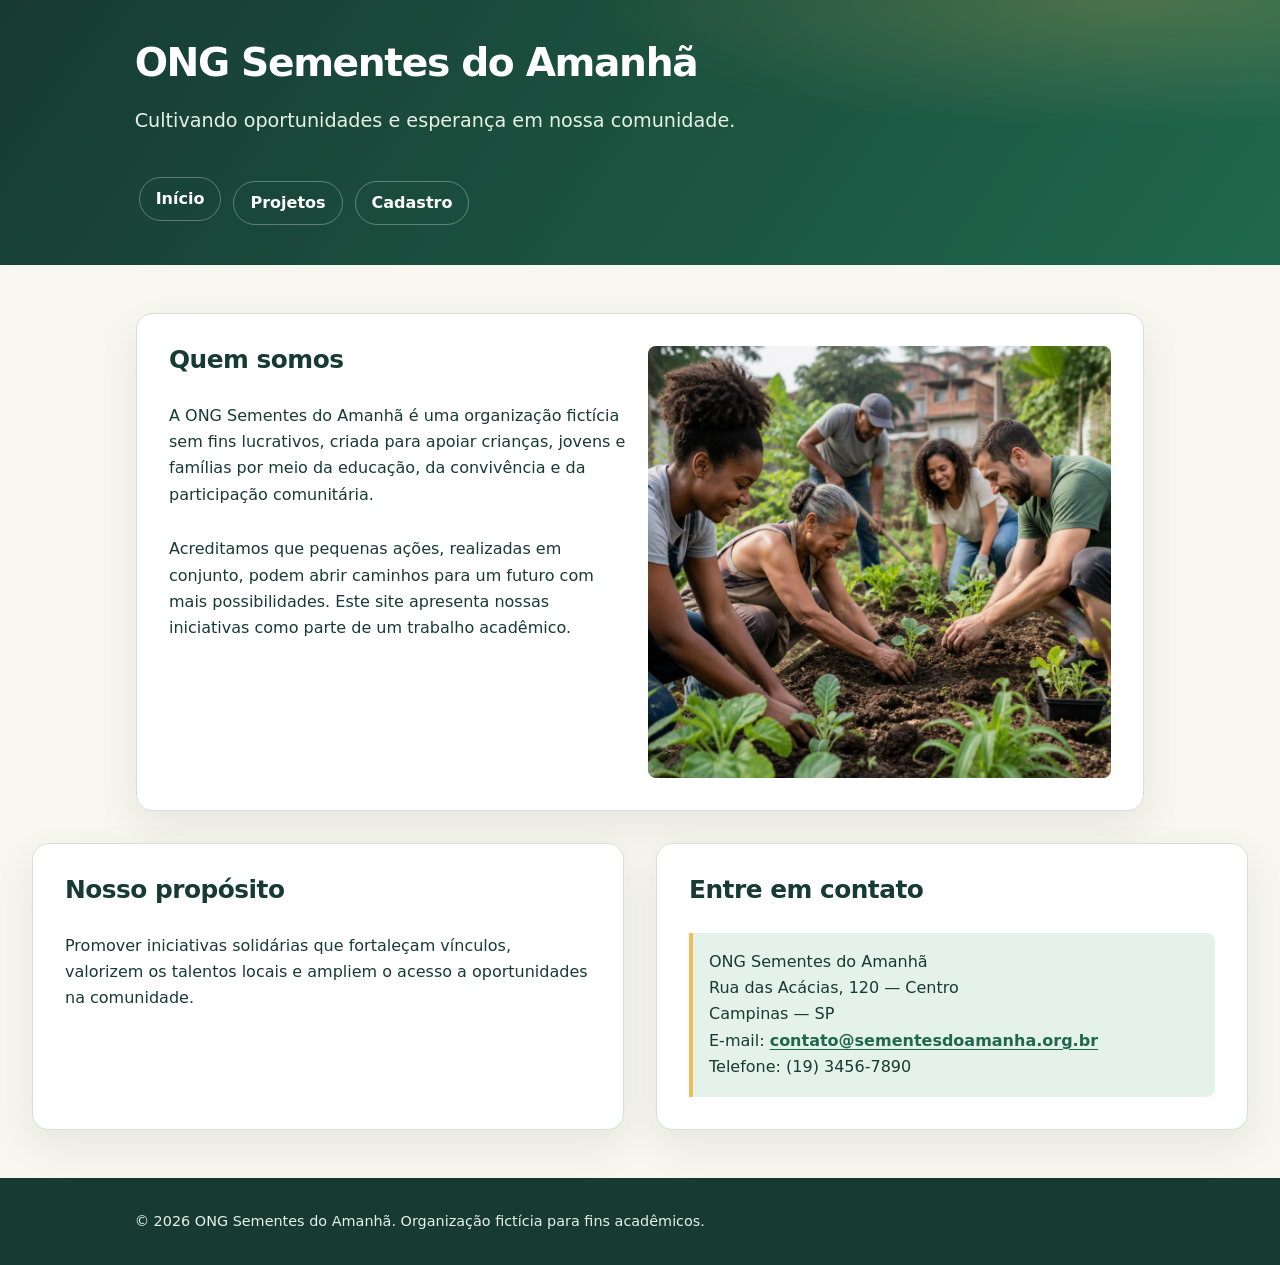
<file: html/index.html>
<!DOCTYPE html>
<html lang="pt-BR">
<head>
  <meta charset="UTF-8">
  <meta name="viewport" content="width=device-width, initial-scale=1.0">
  <base href="/html/">
  <link rel="icon" href="../imagens/ong.jpg" type="image/jpeg">
  <link rel="stylesheet" href="../css/style.css">
  <title>ONG Sementes do Amanhã | Início</title>
</head>
<body>
  <header>
    <h1>ONG Sementes do Amanhã</h1>
    <p>Cultivando oportunidades e esperança em nossa comunidade.</p>
    <button class="menu-toggle" type="button" aria-label="Abrir menu principal" aria-expanded="false" aria-controls="main-navigation">
      <span aria-hidden="true"></span>
      <span aria-hidden="true"></span>
      <span aria-hidden="true"></span>
    </button>
    <nav id="main-navigation" class="primary-navigation" aria-label="Navegação principal">
      <ul id="main-navigation-list">
        <li><a href="index.html">Início</a></li>
        <li class="has-submenu">
          <a href="projetos.html">Projetos</a>
          <button class="submenu-toggle" type="button" aria-label="Abrir submenu de Projetos" aria-expanded="false" aria-controls="projects-submenu">
            <span class="submenu-chevron" aria-hidden="true"></span>
          </button>
          <ul class="submenu" id="projects-submenu">
            <li><a href="projetos.html#projetos-sociais">Projetos sociais</a></li>
            <li><a href="projetos.html#campanhas">Campanhas</a></li>
            <li><a href="projetos.html#voluntariado">Voluntariado</a></li>
          </ul>
        </li>
        <li><a href="cadastro.html">Cadastro</a></li>
      </ul>
    </nav>
  </header>

  <main id="app" tabindex="-1">
    <section>
      <h2>Quem somos</h2>
      <p>A ONG Sementes do Amanhã é uma organização fictícia sem fins lucrativos, criada para apoiar crianças, jovens e famílias por meio da educação, da convivência e da participação comunitária.</p>
      <p>Acreditamos que pequenas ações, realizadas em conjunto, podem abrir caminhos para um futuro com mais possibilidades. Este site apresenta nossas iniciativas como parte de um trabalho acadêmico.</p>
      <img src="../imagens/ong.jpg" alt="Voluntários da ONG Sementes do Amanhã reunidos em uma ação comunitária">
    </section>

    <section>
      <h2>Nosso propósito</h2>
      <p>Promover iniciativas solidárias que fortaleçam vínculos, valorizem os talentos locais e ampliem o acesso a oportunidades na comunidade.</p>
    </section>

    <section>
      <h2>Entre em contato</h2>
      <address>
        ONG Sementes do Amanhã<br>
        Rua das Acácias, 120 — Centro<br>
        Campinas — SP<br>
        E-mail: <a href="mailto:contato@sementesdoamanha.org.br">contato@sementesdoamanha.org.br</a><br>
        Telefone: (19) 3456-7890
      </address>
    </section>
  </main>

  <footer>
    <p>&copy; 2026 ONG Sementes do Amanhã. Organização fictícia para fins acadêmicos.</p>
  </footer>
  <script type="module" src="../js/app.js"></script>
</body>
</html>
</file>
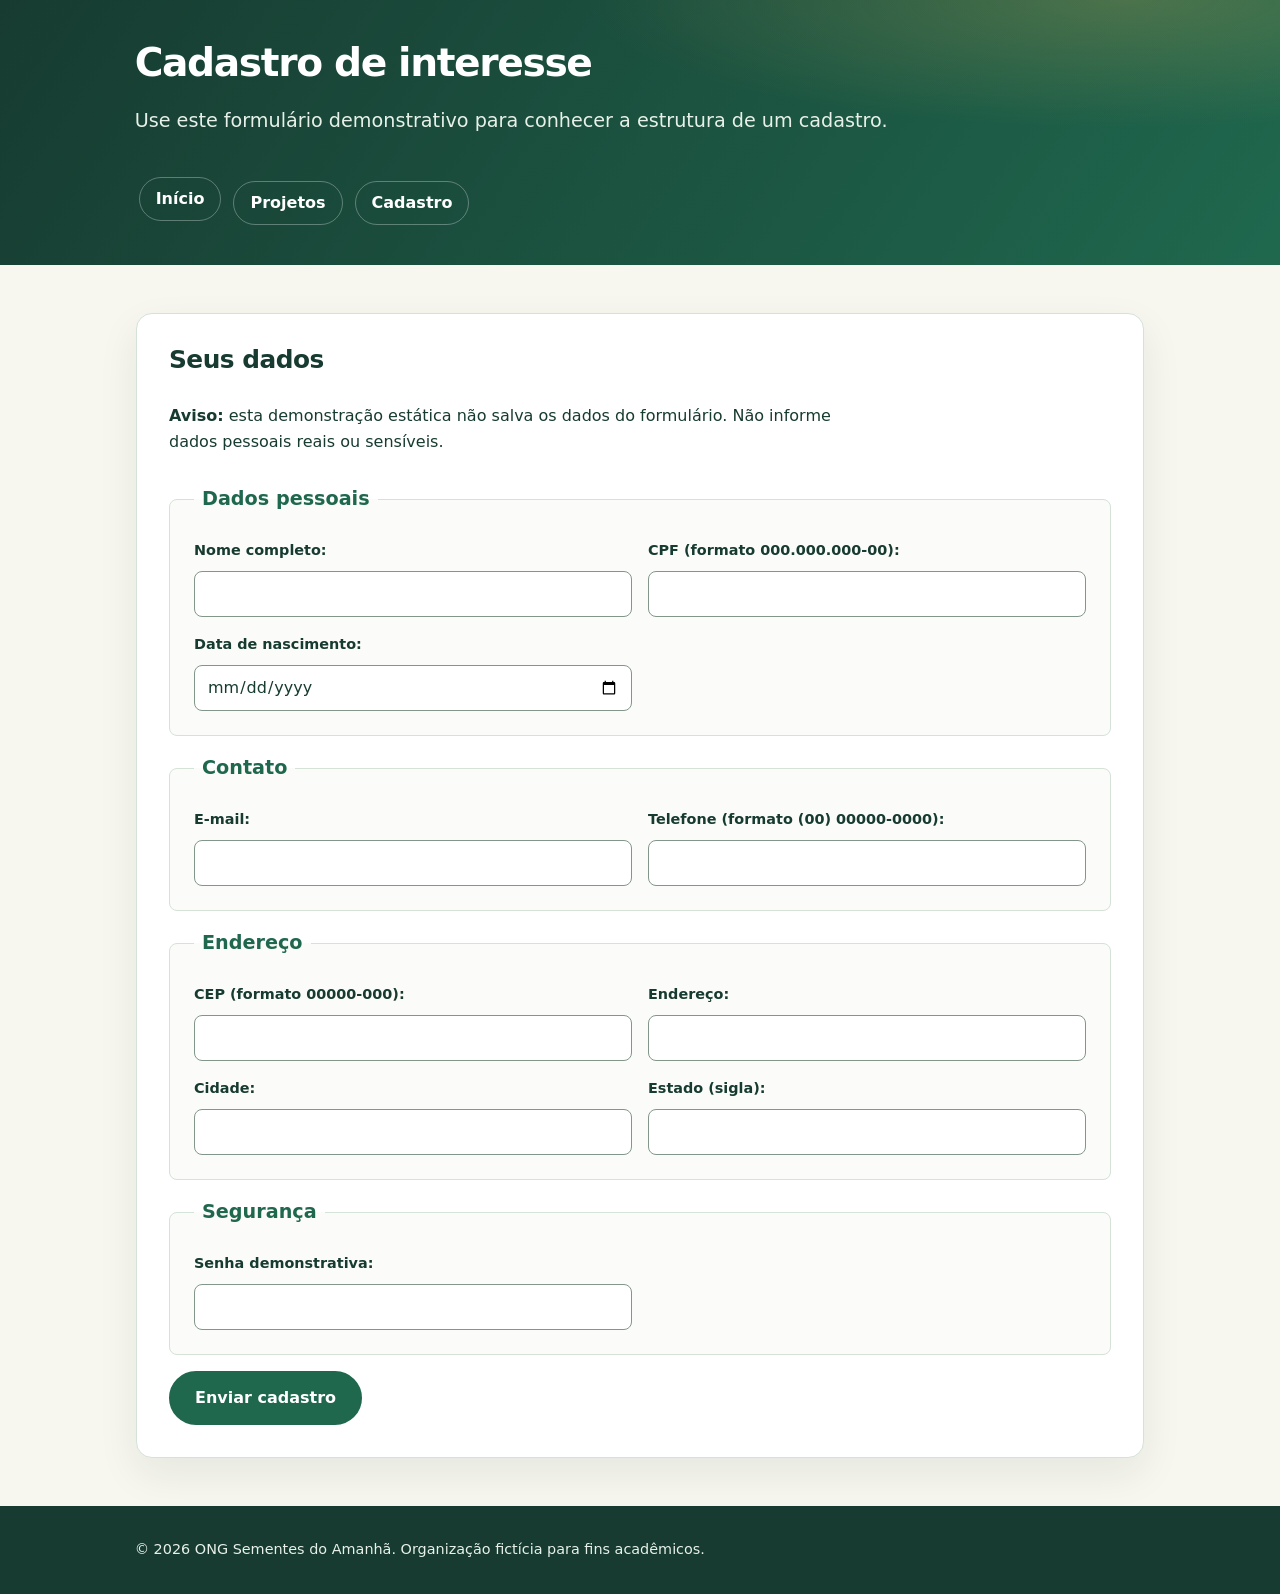
<file: html/cadastro.html>
<!DOCTYPE html>
<html lang="pt-BR">
<head>
  <meta charset="UTF-8">
  <meta name="viewport" content="width=device-width, initial-scale=1.0">
  <base href="/html/">
  <link rel="icon" href="../imagens/ong.jpg" type="image/jpeg">
  <link rel="stylesheet" href="../css/style.css">
  <title>Cadastro de interesse | ONG Sementes do Amanhã</title>
</head>
<body>
  <header>
    <h1>Cadastro de interesse</h1>
    <p>Use este formulário demonstrativo para conhecer a estrutura de um cadastro.</p>
    <button class="menu-toggle" type="button" aria-label="Abrir menu principal" aria-expanded="false" aria-controls="main-navigation">
      <span aria-hidden="true"></span>
      <span aria-hidden="true"></span>
      <span aria-hidden="true"></span>
    </button>
    <nav id="main-navigation" class="primary-navigation" aria-label="Navegação principal">
      <ul id="main-navigation-list">
        <li><a href="index.html">Início</a></li>
        <li class="has-submenu">
          <a href="projetos.html">Projetos</a>
          <button class="submenu-toggle" type="button" aria-label="Abrir submenu de Projetos" aria-expanded="false" aria-controls="projects-submenu">
            <span class="submenu-chevron" aria-hidden="true"></span>
          </button>
          <ul class="submenu" id="projects-submenu">
            <li><a href="projetos.html#projetos-sociais">Projetos sociais</a></li>
            <li><a href="projetos.html#campanhas">Campanhas</a></li>
            <li><a href="projetos.html#voluntariado">Voluntariado</a></li>
          </ul>
        </li>
        <li><a href="cadastro.html">Cadastro</a></li>
      </ul>
    </nav>
  </header>

  <main id="app" tabindex="-1">
    <section>
      <h2>Seus dados</h2>
      <p><strong>Aviso:</strong> esta demonstração estática não salva os dados do formulário. Não informe dados pessoais reais ou sensíveis.</p>

      <form action="#" method="post">
        <fieldset>
          <legend>Dados pessoais</legend>

          <p>
            <label for="nome">Nome completo:</label>
            <input type="text" id="nome" name="nome" autocomplete="name" required>
          </p>
          <p>
            <label for="cpf">CPF (formato 000.000.000-00):</label>
            <input type="text" id="cpf" name="cpf" pattern="[0-9]{3}\.[0-9]{3}\.[0-9]{3}-[0-9]{2}" title="Digite o CPF no formato 000.000.000-00" required>
          </p>
          <p>
            <label for="nascimento">Data de nascimento:</label>
            <input type="date" id="nascimento" name="nascimento" required>
          </p>
        </fieldset>

        <fieldset>
          <legend>Contato</legend>

          <p>
            <label for="email">E-mail:</label>
            <input type="email" id="email" name="email" autocomplete="email" required>
          </p>
          <p>
            <label for="telefone">Telefone (formato (00) 00000-0000):</label>
            <input type="tel" id="telefone" name="telefone" pattern="\([0-9]{2}\) [0-9]{5}-[0-9]{4}" title="Digite o telefone no formato (00) 00000-0000" autocomplete="tel" required>
          </p>
        </fieldset>

        <fieldset>
          <legend>Endereço</legend>

          <p>
            <label for="cep">CEP (formato 00000-000):</label>
            <input type="text" id="cep" name="cep" pattern="[0-9]{5}-[0-9]{3}" title="Digite o CEP no formato 00000-000" autocomplete="postal-code" required>
          </p>
          <p>
            <label for="endereco">Endereço:</label>
            <input type="text" id="endereco" name="endereco" autocomplete="street-address" required>
          </p>
          <p>
            <label for="cidade">Cidade:</label>
            <input type="text" id="cidade" name="cidade" autocomplete="address-level2" required>
          </p>
          <p>
            <label for="estado">Estado (sigla):</label>
            <input type="text" id="estado" name="estado" maxlength="2" autocomplete="address-level1" required>
          </p>
        </fieldset>

        <fieldset>
          <legend>Segurança</legend>

          <p>
            <label for="senha">Senha demonstrativa:</label>
            <input type="password" id="senha" name="senha" autocomplete="new-password" required>
          </p>
        </fieldset>

        <p id="form-feedback" class="form-feedback" role="status" aria-live="polite"></p>
        <button type="submit">Enviar cadastro</button>
      </form>
    </section>
  </main>

  <footer>
    <p>&copy; 2026 ONG Sementes do Amanhã. Organização fictícia para fins acadêmicos.</p>
  </footer>
  <script type="module" src="../js/app.js"></script>
</body>
</html>
</file>
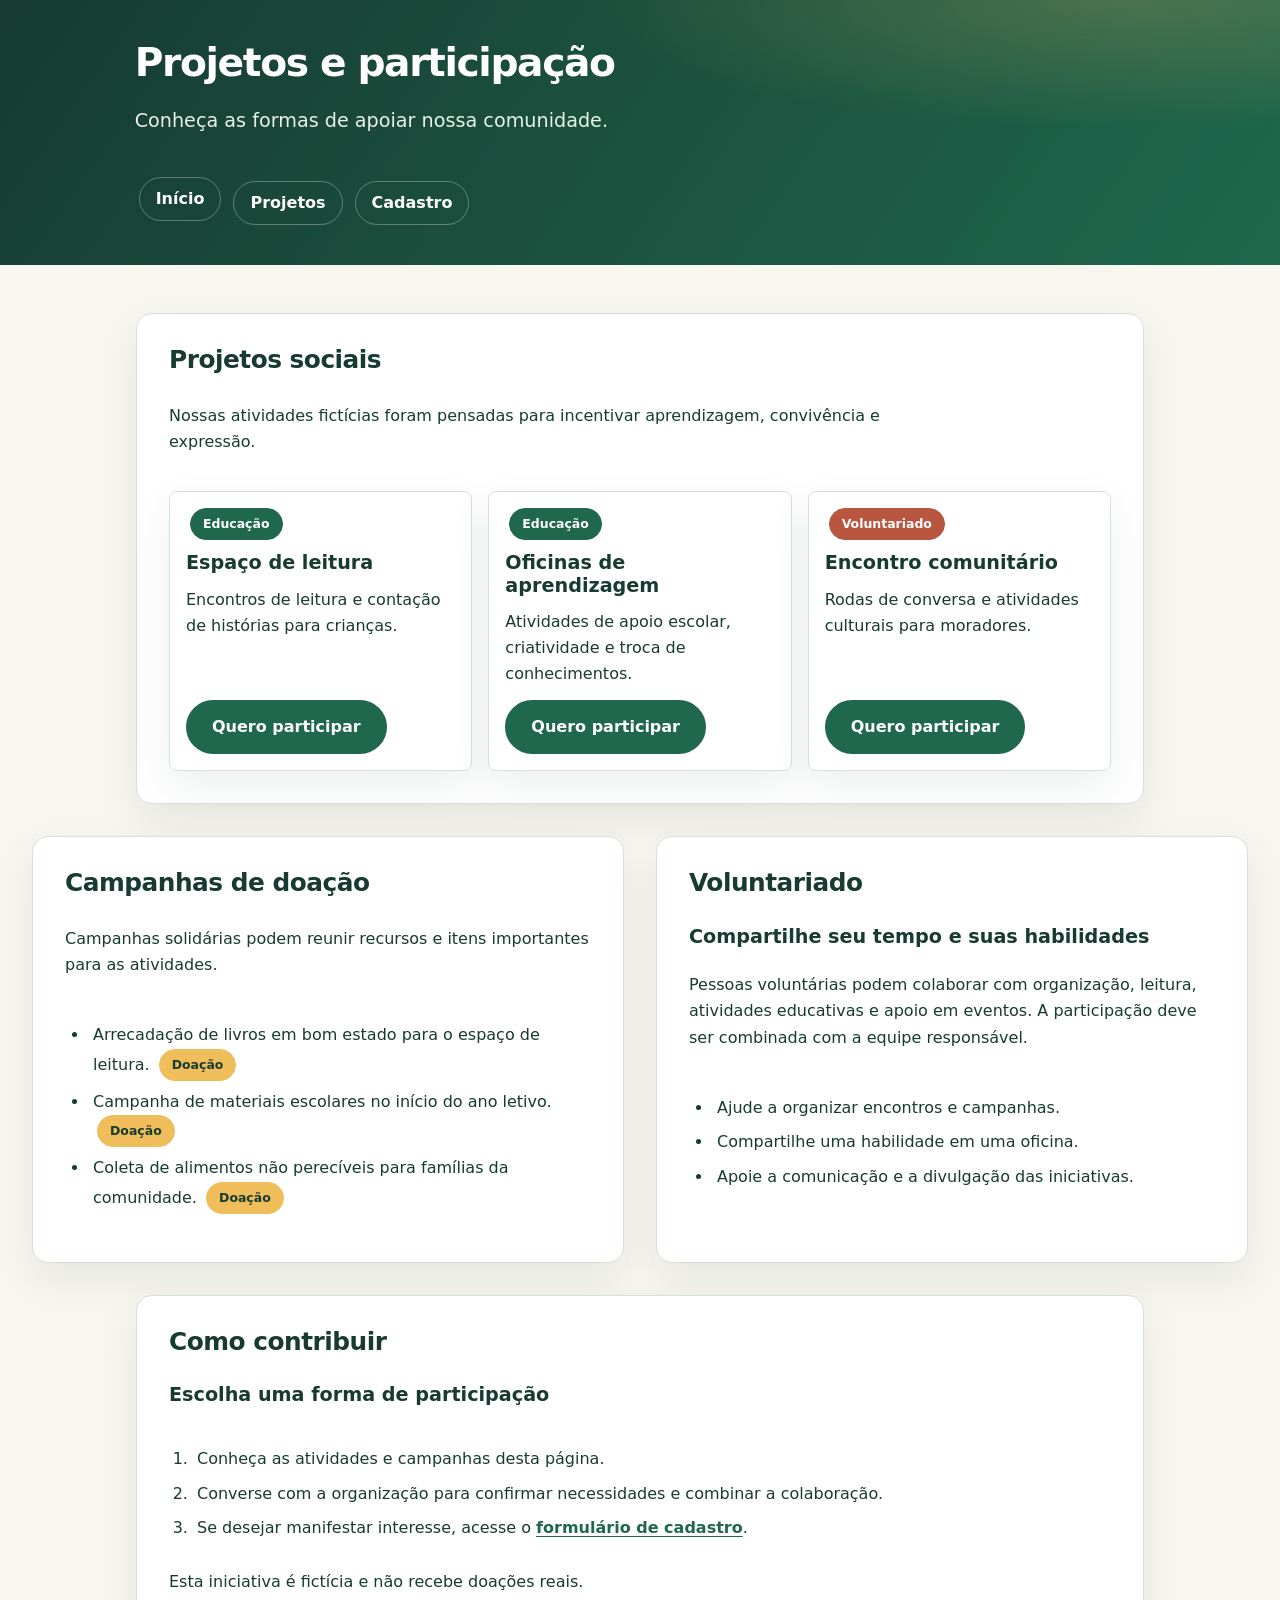
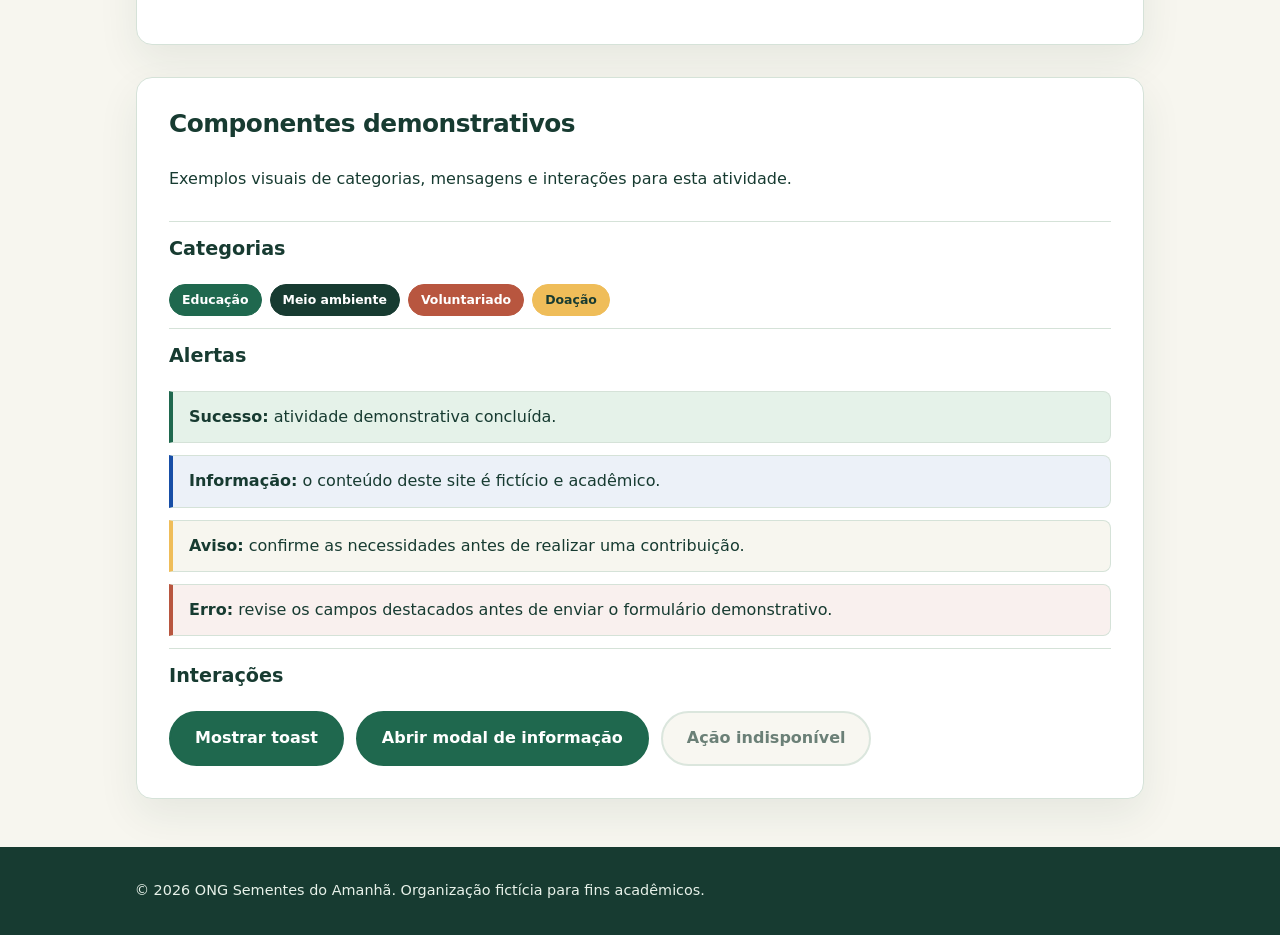
<file: html/projetos.html>
<!DOCTYPE html>
<html lang="pt-BR">
<head>
  <meta charset="UTF-8">
  <meta name="viewport" content="width=device-width, initial-scale=1.0">
  <base href="/html/">
  <link rel="icon" href="../imagens/ong.jpg" type="image/jpeg">
  <link rel="stylesheet" href="../css/style.css">
  <title>Projetos e participação | ONG Sementes do Amanhã</title>
</head>
<body>
  <header>
    <h1>Projetos e participação</h1>
    <p>Conheça as formas de apoiar nossa comunidade.</p>
    <button class="menu-toggle" type="button" aria-label="Abrir menu principal" aria-expanded="false" aria-controls="main-navigation">
      <span aria-hidden="true"></span>
      <span aria-hidden="true"></span>
      <span aria-hidden="true"></span>
    </button>
    <nav id="main-navigation" class="primary-navigation" aria-label="Navegação principal">
      <ul id="main-navigation-list">
        <li><a href="index.html">Início</a></li>
        <li class="has-submenu">
          <a href="projetos.html">Projetos</a>
          <button class="submenu-toggle" type="button" aria-label="Abrir submenu de Projetos" aria-expanded="false" aria-controls="projects-submenu">
            <span class="submenu-chevron" aria-hidden="true"></span>
          </button>
          <ul class="submenu" id="projects-submenu">
            <li><a href="projetos.html#projetos-sociais">Projetos sociais</a></li>
            <li><a href="projetos.html#campanhas">Campanhas</a></li>
            <li><a href="projetos.html#voluntariado">Voluntariado</a></li>
          </ul>
        </li>
        <li><a href="cadastro.html">Cadastro</a></li>
      </ul>
    </nav>
  </header>

  <main id="app" tabindex="-1">
    <section id="projetos-sociais">
      <h2>Projetos sociais</h2>
      <p>Nossas atividades fictícias foram pensadas para incentivar aprendizagem, convivência e expressão.</p>
      <div id="projects-container" class="project-grid" aria-label="Projetos sociais" aria-live="polite"></div>
    </section>

    <section id="campanhas">
      <h2>Campanhas de doação</h2>
      <p>Campanhas solidárias podem reunir recursos e itens importantes para as atividades.</p>
      <ul>
        <li>Arrecadação de livros em bom estado para o espaço de leitura. <span class="badge badge--donation">Doação</span></li>
        <li>Campanha de materiais escolares no início do ano letivo. <span class="badge badge--donation">Doação</span></li>
        <li>Coleta de alimentos não perecíveis para famílias da comunidade. <span class="badge badge--donation">Doação</span></li>
      </ul>
    </section>

    <section id="voluntariado">
      <h2>Voluntariado</h2>
      <h3>Compartilhe seu tempo e suas habilidades</h3>
      <p>Pessoas voluntárias podem colaborar com organização, leitura, atividades educativas e apoio em eventos. A participação deve ser combinada com a equipe responsável.</p>
      <ul>
        <li>Ajude a organizar encontros e campanhas.</li>
        <li>Compartilhe uma habilidade em uma oficina.</li>
        <li>Apoie a comunicação e a divulgação das iniciativas.</li>
      </ul>
    </section>

    <section>
      <h2>Como contribuir</h2>
      <h3>Escolha uma forma de participação</h3>
      <ol>
        <li>Conheça as atividades e campanhas desta página.</li>
        <li>Converse com a organização para confirmar necessidades e combinar a colaboração.</li>
        <li>Se desejar manifestar interesse, acesse o <a href="cadastro.html">formulário de cadastro</a>.</li>
      </ol>
      <p>Esta iniciativa é fictícia e não recebe doações reais.</p>
    </section>

    <section class="component-showcase" aria-labelledby="component-showcase-title">
      <h2 id="component-showcase-title">Componentes demonstrativos</h2>
      <p>Exemplos visuais de categorias, mensagens e interações para esta atividade.</p>

      <div class="showcase-block">
        <h3>Categorias</h3>
        <ul class="badge-list" aria-label="Categorias de atuação">
          <li><span class="badge badge--education">Educação</span></li>
          <li><span class="badge badge--environment">Meio ambiente</span></li>
          <li><span class="badge badge--volunteer">Voluntariado</span></li>
          <li><span class="badge badge--donation">Doação</span></li>
        </ul>
      </div>

      <div class="showcase-block">
        <h3>Alertas</h3>
        <div class="alert-stack">
          <div class="alert alert-success">
            <strong>Sucesso:</strong> atividade demonstrativa concluída.
          </div>
          <div class="alert alert-info">
            <strong>Informação:</strong> o conteúdo deste site é fictício e acadêmico.
          </div>
          <div class="alert alert-warning">
            <strong>Aviso:</strong> confirme as necessidades antes de realizar uma contribuição.
          </div>
          <div class="alert alert-error">
            <strong>Erro:</strong> revise os campos destacados antes de enviar o formulário demonstrativo.
          </div>
        </div>
      </div>

      <div class="showcase-block">
        <h3>Interações</h3>
        <div class="showcase-actions">
          <button id="show-toast" type="button">Mostrar toast</button>
          <button id="open-info-modal" type="button">Abrir modal de informação</button>
          <button type="button" disabled>Ação indisponível</button>
        </div>
      </div>
    </section>

    <div id="demo-toast" class="toast" role="status" aria-live="polite" aria-atomic="true" hidden>
      <span>Esta é uma notificação demonstrativa.</span>
      <button id="close-toast" class="toast-close" type="button" aria-label="Fechar notificação">Fechar</button>
    </div>
    <dialog id="info-modal" class="info-modal" aria-labelledby="info-modal-title" aria-modal="true">
      <div class="info-modal__header">
        <h3 id="info-modal-title">Sobre esta demonstração</h3>
        <button class="icon-button close-info-modal" type="button" aria-label="Fechar janela de informação">×</button>
      </div>
      <p>A ONG Sementes do Amanhã e as iniciativas apresentadas são fictícias e fazem parte de um trabalho acadêmico.</p>
      <button class="close-info-modal" type="button">Entendi</button>
    </dialog>
  </main>

  <footer>
    <p>&copy; 2026 ONG Sementes do Amanhã. Organização fictícia para fins acadêmicos.</p>
  </footer>
  <script type="module" src="../js/app.js"></script>
</body>
</html>
</file>
<file: css/style.css>
/* Variáveis: cores, tipografia e escala modular de espaçamento */
:root {
  color-scheme: light;

  --color-ink: #173b31;
  --color-forest: #1f684e;
  --color-leaf: #438a62;
  --color-mint: #e5f2e9;
  --color-cream: #f7f6ef;
  --color-paper: #ffffff;
  --color-sun: #efbd59;
  --color-clay: #b8563f;
  --color-muted: #526b60;
  --color-line: #d5e2d8;
  --color-focus: #174ea6;

  --font-xs: 0.78rem;
  --font-sm: 0.9rem;
  --font-base: 1rem;
  --font-lg: 1.2rem;
  --font-xl: 1.55rem;
  --font-2xl: 2.45rem;

  --space-1: 0.25rem;
  --space-2: 0.5rem;
  --space-3: 0.75rem;
  --space-4: 1rem;
  --space-6: 1.5rem;
  --space-8: 2rem;
  --space-10: 2.5rem;
  --space-12: 3rem;
  --space-16: 4rem;

  --radius-sm: 0.5rem;
  --radius-md: 1rem;
  --radius-lg: 1.5rem;
  --shadow-card: 0 1rem 2.5rem rgb(23 59 49 / 8%);
  --content-width: 76rem;
}

/* Reset/base */
*,
*::before,
*::after {
  box-sizing: border-box;
}

html {
  scroll-behavior: smooth;
}

body {
  min-width: 20rem;
  margin: 0;
  background: var(--color-cream);
  color: var(--color-ink);
  font-family: system-ui, -apple-system, BlinkMacSystemFont, "Segoe UI", sans-serif;
  font-size: var(--font-base);
  line-height: 1.65;
}

img {
  display: block;
  max-width: 100%;
  height: auto;
}

a {
  color: var(--color-forest);
  font-weight: 650;
  text-decoration-thickness: 0.08em;
  text-underline-offset: 0.18em;
  transition: color 160ms ease, background-color 160ms ease;
}

a:hover {
  color: var(--color-clay);
}

a:focus-visible,
button:focus-visible,
input:focus-visible {
  outline: 3px solid var(--color-focus);
  outline-offset: 3px;
}

/* Tipografia */
h1,
h2,
h3,
p {
  margin-top: 0;
}

h1,
h2,
h3 {
  color: var(--color-ink);
  line-height: 1.15;
}

h1 {
  margin-bottom: var(--space-2);
  color: var(--color-paper);
  font-size: var(--font-2xl);
  letter-spacing: -0.035em;
}

h2 {
  margin-bottom: var(--space-4);
  font-size: var(--font-xl);
  letter-spacing: -0.02em;
}

h3 {
  margin-bottom: var(--space-3);
  font-size: var(--font-lg);
}

p {
  max-width: 70ch;
  margin-bottom: var(--space-4);
}

strong {
  color: var(--color-ink);
}

/* Header e navegação */
header {
  display: grid;
  grid-template-columns: repeat(12, 1fr);
  align-items: center;
  gap: var(--space-3) var(--space-4);
  padding: var(--space-10) max(var(--space-8), calc((100vw - var(--content-width)) / 2));
  background:
    radial-gradient(ellipse at 88% 0%, rgb(239 189 89 / 22%), transparent 34%),
    linear-gradient(125deg, var(--color-ink), var(--color-forest));
  color: var(--color-paper);
}

header > h1,
header > p,
header > nav {
  grid-column: 2 / span 10;
}

header > p {
  margin-bottom: var(--space-3);
  color: #e7f1e9;
  font-size: var(--font-lg);
}

nav ul {
  display: flex;
  flex-wrap: wrap;
  align-items: center;
  gap: var(--space-2);
  margin: var(--space-3) 0 0;
  padding: 0;
  list-style: none;
}

nav a {
  display: inline-flex;
  min-height: 2.75rem;
  align-items: center;
  justify-content: center;
  padding: var(--space-2) var(--space-4);
  border: 1px solid rgb(255 255 255 / 30%);
  border-radius: 999px;
  color: var(--color-paper);
  text-decoration: none;
}

nav a:hover {
  background: var(--color-paper);
  color: var(--color-ink);
}

.menu-toggle {
  display: none;
}

.has-submenu {
  position: relative;
}

.submenu-toggle {
  display: none;
}

.primary-navigation .submenu {
  position: absolute;
  z-index: 20;
  top: calc(100% + var(--space-2));
  left: 0;
  display: none;
  min-width: 13rem;
  margin: 0;
  padding: var(--space-2);
  border: 1px solid var(--color-line);
  border-radius: var(--radius-sm);
  background: var(--color-paper);
  box-shadow: var(--shadow-card);
}

.has-submenu:hover > .submenu,
.has-submenu:focus-within > .submenu,
.has-submenu.is-submenu-open > .submenu {
  display: flex;
}

.primary-navigation .submenu a {
  width: 100%;
  justify-content: flex-start;
  border-color: transparent;
  border-radius: var(--radius-sm);
  color: var(--color-ink);
}

.primary-navigation .submenu a:hover {
  background: var(--color-mint);
  color: var(--color-ink);
}

/* Layout/Grid: grade principal de 12 colunas */
main {
  display: grid;
  width: min(calc(100% - var(--space-12)), var(--content-width));
  grid-template-columns: repeat(12, 1fr);
  gap: var(--space-8);
  align-items: stretch;
  margin: var(--space-12) auto;
}

main > section {
  display: grid;
  grid-column: 2 / span 10;
  grid-template-columns: repeat(12, minmax(0, 1fr));
  gap: var(--space-3) var(--space-4);
  align-content: start;
  padding: var(--space-8);
  border: 1px solid var(--color-line);
  border-radius: var(--radius-md);
  background: var(--color-paper);
  box-shadow: var(--shadow-card);
}

main > section > h2,
main > section > h3,
main > section > p,
main > section > ul,
main > section > ol,
main > section > form {
  grid-column: 1 / -1;
}

main > section > .project-grid {
  grid-column: 1 / -1;
}

main > section:nth-of-type(2),
main > section:nth-of-type(3) {
  grid-column: span 6;
}

main > section:nth-of-type(4) {
  grid-column: 2 / span 10;
}

main > section:has(> img) > h2,
main > section:has(> img) > p {
  grid-column: 1 / span 6;
}

main > section > img {
  grid-column: 7 / -1;
  grid-row: 1 / span 4;
  width: 100%;
  height: 100%;
  min-height: 17rem;
  max-height: 27rem;
  border-radius: var(--radius-sm);
  object-fit: cover;
}

ul,
ol {
  padding-left: var(--space-6);
}

li {
  padding-left: var(--space-1);
}

li + li {
  margin-top: var(--space-2);
}

address {
  grid-column: 1 / -1;
  padding: var(--space-4);
  border-left: 4px solid var(--color-sun);
  border-radius: 0 var(--radius-sm) var(--radius-sm) 0;
  background: var(--color-mint);
  font-style: normal;
}

/* Componentes */
.project-grid {
  display: grid;
  grid-template-columns: repeat(auto-fit, minmax(min(100%, 16rem), 1fr));
  gap: var(--space-4);
  margin-top: var(--space-2);
}

.project-card {
  display: flex;
  min-width: 0;
  flex-direction: column;
  overflow: hidden;
  border: 1px solid var(--color-line);
  border-radius: var(--radius-sm);
  background: var(--color-paper);
  box-shadow: var(--shadow-card);
}

.project-card__image {
  width: 100%;
  height: 12rem;
  object-fit: cover;
}

.project-card__body {
  display: flex;
  flex: 1;
  flex-direction: column;
  align-items: flex-start;
  gap: var(--space-3);
  padding: var(--space-4);
}

.project-card__body > h3,
.project-card__body > p {
  margin: 0;
}

.project-card__action {
  display: inline-flex;
  min-height: 3rem;
  align-items: center;
  justify-content: center;
  margin-top: auto;
  padding: var(--space-3) var(--space-6);
  border: 2px solid var(--color-forest);
  border-radius: 999px;
  background: var(--color-forest);
  color: var(--color-paper);
  font-weight: 700;
  text-decoration: none;
  transition: transform 160ms ease, background-color 160ms ease, border-color 160ms ease;
}

.project-card__action:hover {
  transform: translateY(-1px);
  border-color: var(--color-ink);
  background: var(--color-ink);
}

.project-card__action:focus-visible {
  outline: 3px solid var(--color-focus);
  outline-offset: 3px;
}

button {
  min-height: 3rem;
  padding: var(--space-3) var(--space-6);
  border: 2px solid var(--color-forest);
  border-radius: 999px;
  background: var(--color-forest);
  color: var(--color-paper);
  cursor: pointer;
  font: inherit;
  font-weight: 700;
  transition: transform 160ms ease, background-color 160ms ease, border-color 160ms ease;
}

button:hover {
  transform: translateY(-1px);
  border-color: var(--color-ink);
  background: var(--color-ink);
}

button:active {
  transform: translateY(0);
}

button:disabled {
  transform: none;
  border-color: var(--color-line);
  background: var(--color-cream);
  color: var(--color-muted);
  cursor: not-allowed;
  opacity: 0.85;
}

button:disabled:hover,
button:disabled:active {
  transform: none;
  border-color: var(--color-line);
  background: var(--color-cream);
}

/* Formulários */
form {
  display: flex;
  flex-direction: column;
  align-items: stretch;
  gap: var(--space-4);
}

fieldset {
  display: grid;
  grid-column: 1 / -1;
  grid-template-columns: repeat(12, minmax(0, 1fr));
  gap: var(--space-4);
  min-width: 0;
  margin: 0;
  padding: var(--space-6);
  border: 1px solid var(--color-line);
  border-radius: var(--radius-sm);
  background: #fbfcf9;
}

legend {
  padding: 0 var(--space-2);
  color: var(--color-forest);
  font-size: var(--font-lg);
  font-weight: 750;
}

fieldset > p {
  display: flex;
  grid-column: span 6;
  flex-direction: column;
  gap: var(--space-2);
  min-width: 0;
  margin: 0;
}

label {
  color: var(--color-ink);
  font-size: var(--font-sm);
  font-weight: 700;
}

input {
  width: 100%;
  min-height: 2.9rem;
  padding: var(--space-2) var(--space-3);
  border: 1px solid #82968a;
  border-radius: var(--radius-sm);
  background: var(--color-paper);
  color: var(--color-ink);
  font: inherit;
}

input:hover {
  border-color: var(--color-forest);
}

input:focus {
  border-color: var(--color-focus);
  box-shadow: 0 0 0 2px color-mix(in srgb, var(--color-focus) 12%, transparent);
}

input:focus-visible {
  outline: 3px solid var(--color-focus);
  outline-offset: 2px;
}

input:disabled {
  background: var(--color-cream);
  color: var(--color-muted);
  cursor: not-allowed;
}

.was-validated input:valid {
  border-color: var(--color-forest);
  box-shadow: inset 0 0 0 1px var(--color-forest);
}

.was-validated input:invalid {
  border-color: var(--color-clay);
  box-shadow: inset 0 0 0 1px var(--color-clay);
}

.form-feedback {
  margin: 0;
  padding: var(--space-3) var(--space-4);
  border-left: 4px solid var(--color-focus);
  border-radius: 0 var(--radius-sm) var(--radius-sm) 0;
  background: var(--color-cream);
}

.form-feedback:empty {
  display: none;
}

.form-feedback[data-state="error"] {
  border-color: var(--color-clay);
  background: color-mix(in srgb, var(--color-clay) 9%, var(--color-paper));
}

.form-feedback[data-state="success"] {
  border-color: var(--color-forest);
  background: var(--color-mint);
}

form > button {
  align-self: flex-start;
}

/* Badges, alertas e exemplos interativos */
.component-showcase > .showcase-block {
  display: grid;
  grid-column: 1 / -1;
  grid-template-columns: repeat(12, minmax(0, 1fr));
  gap: var(--space-3) var(--space-4);
  padding-top: var(--space-4);
  border-top: 1px solid var(--color-line);
}

.showcase-block > h3,
.badge-list,
.alert-stack,
.showcase-actions {
  grid-column: 1 / -1;
}

.badge-list {
  display: flex;
  flex-wrap: wrap;
  gap: var(--space-2);
  margin: 0;
  padding: 0;
  list-style: none;
}

.badge-list > li {
  margin: 0;
  padding: 0;
}

.badge-list .badge {
  margin: 0;
}

.badge {
  display: inline-flex;
  min-height: 2rem;
  align-items: center;
  padding: var(--space-1) var(--space-3);
  border: 1px solid transparent;
  border-radius: 999px;
  margin: 0 var(--space-1);
  font-size: var(--font-xs);
  font-weight: 750;
  line-height: 1.3;
  vertical-align: middle;
}

.badge--education {
  border-color: var(--color-forest);
  background: var(--color-forest);
  color: var(--color-paper);
}

.badge--environment {
  border-color: var(--color-ink);
  background: var(--color-ink);
  color: var(--color-paper);
}

.badge--volunteer {
  border-color: var(--color-clay);
  background: var(--color-clay);
  color: var(--color-paper);
}

.badge--donation {
  border-color: var(--color-sun);
  background: var(--color-sun);
  color: var(--color-ink);
}

.alert-stack {
  display: grid;
  gap: var(--space-3);
}

.alert {
  padding: var(--space-3) var(--space-4);
  border: 1px solid var(--color-line);
  border-left-width: 4px;
  border-radius: 0 var(--radius-sm) var(--radius-sm) 0;
  color: var(--color-ink);
}

.alert-success {
  border-left-color: var(--color-forest);
  background: var(--color-mint);
}

.alert-info {
  border-left-color: var(--color-focus);
  background: color-mix(in srgb, var(--color-focus) 8%, var(--color-paper));
}

.alert-warning {
  border-left-color: var(--color-sun);
  background: var(--color-cream);
}

.alert-error {
  border-left-color: var(--color-clay);
  background: color-mix(in srgb, var(--color-clay) 9%, var(--color-paper));
}

.showcase-actions {
  display: flex;
  flex-wrap: wrap;
  align-items: center;
  gap: var(--space-3);
}

.toast {
  position: fixed;
  z-index: 1000;
  right: var(--space-6);
  bottom: var(--space-6);
  display: flex;
  max-width: min(32rem, calc(100vw - var(--space-8)));
  align-items: center;
  gap: var(--space-4);
  padding: var(--space-3) var(--space-4);
  border: 1px solid var(--color-line);
  border-left: 4px solid var(--color-forest);
  border-radius: var(--radius-sm);
  background: var(--color-paper);
  box-shadow: var(--shadow-card);
  opacity: 0;
  transform: translateY(var(--space-3));
  transition: opacity 180ms ease, transform 180ms ease;
}

.toast[hidden] {
  display: none;
}

.toast.is-visible {
  opacity: 1;
  transform: translateY(0);
}

.toast-close {
  min-height: 2.5rem;
  padding: var(--space-2) var(--space-3);
  white-space: nowrap;
}

.info-modal {
  width: min(34rem, calc(100% - var(--space-8)));
  max-width: none;
  padding: var(--space-8);
  border: 1px solid var(--color-line);
  border-radius: var(--radius-md);
  background: var(--color-paper);
  color: var(--color-ink);
  box-shadow: var(--shadow-card);
  opacity: 0;
  transform: translateY(var(--space-3));
  transition: opacity 180ms ease, transform 180ms ease;
}

.info-modal[open] {
  opacity: 1;
  transform: translateY(0);
}

@starting-style {
  .info-modal[open] {
    opacity: 0;
    transform: translateY(var(--space-3));
  }
}

.info-modal::backdrop {
  background: rgb(23 59 49 / 58%);
  backdrop-filter: blur(2px);
}

.info-modal__header {
  display: flex;
  align-items: flex-start;
  justify-content: space-between;
  gap: var(--space-4);
}

.info-modal__header h3 {
  margin-bottom: var(--space-4);
}

.info-modal .icon-button {
  min-width: 2.75rem;
  min-height: 2.75rem;
  padding: 0;
  border-color: var(--color-line);
  background: var(--color-paper);
  color: var(--color-ink);
  font-size: 1.5rem;
  line-height: 1;
}

.info-modal .icon-button:hover {
  border-color: var(--color-forest);
  background: var(--color-mint);
}

/* Footer */
footer {
  display: grid;
  grid-template-columns: repeat(12, 1fr);
  gap: var(--space-4);
  padding: var(--space-8) var(--space-8);
  background: var(--color-ink);
  color: #e7f1e9;
}

footer > p {
  grid-column: 2 / span 10;
  margin: 0;
  color: #e7f1e9;
  font-size: var(--font-sm);
}

/* Responsividade: até 1200px */
@media (max-width: 1200px) {
  header {
    padding-right: var(--space-8);
    padding-left: var(--space-8);
  }

  main {
    width: calc(100% - var(--space-8));
    gap: var(--space-6);
  }

  main > section {
    padding: var(--space-6);
  }
}

/* Responsividade: até 992px */
@media (max-width: 992px) {
  header > h1,
  header > p,
  header > nav {
    grid-column: 1 / -1;
  }

  main > section,
  main > section:nth-of-type(4) {
    grid-column: 1 / -1;
  }

  main > section:nth-of-type(2),
  main > section:nth-of-type(3) {
    grid-column: span 6;
  }

  main > section > img {
    min-height: 15rem;
  }
}

/* Responsividade: até 768px */
@media (max-width: 768px) {
  h1 {
    font-size: var(--font-xl);
  }

  h2 {
    font-size: var(--font-lg);
  }

  header {
    padding: var(--space-8) var(--space-6);
  }

  header > h1 {
    grid-column: 1 / span 9;
    grid-row: 1;
  }

  .menu-toggle {
    display: grid;
    grid-column: 10 / -1;
    grid-row: 1;
    width: 3rem;
    min-height: 3rem;
    justify-self: end;
    align-content: center;
    justify-items: center;
    gap: 0.28rem;
    padding: var(--space-2);
    border-color: rgb(255 255 255 / 55%);
    background: transparent;
  }

  .menu-toggle:hover {
    border-color: var(--color-paper);
    background: rgb(255 255 255 / 12%);
  }

  .menu-toggle > span {
    width: 1.35rem;
    height: 2px;
    border-radius: 2px;
    background: var(--color-paper);
  }

  .primary-navigation {
    grid-column: 1 / -1;
  }

  .primary-navigation > ul {
    display: none;
    flex-direction: column;
    align-items: stretch;
    gap: var(--space-2);
    margin-top: var(--space-2);
  }

  .primary-navigation.is-open > ul {
    display: flex;
  }

  .primary-navigation > ul > li {
    display: grid;
    width: 100%;
    grid-template-columns: minmax(0, 1fr) auto;
    align-items: center;
    gap: var(--space-2);
  }

  .primary-navigation > ul > li > a {
    width: 100%;
    justify-content: flex-start;
  }

  .submenu-toggle {
    display: inline-grid;
    width: 2.75rem;
    min-height: 2.75rem;
    place-items: center;
    padding: var(--space-2);
    border-color: rgb(255 255 255 / 45%);
    background: transparent;
  }

  .submenu-toggle:hover {
    border-color: var(--color-paper);
    background: rgb(255 255 255 / 12%);
  }

  .submenu-chevron {
    width: 0.55rem;
    height: 0.55rem;
    border-right: 2px solid currentColor;
    border-bottom: 2px solid currentColor;
    transform: rotate(45deg) translateY(-2px);
    transition: transform 160ms ease;
  }

  .submenu-toggle[aria-expanded="true"] .submenu-chevron {
    transform: rotate(225deg) translate(-1px, -1px);
  }

  .primary-navigation .submenu {
    position: static;
    grid-column: 1 / -1;
    width: 100%;
    min-width: 0;
    gap: 0;
    box-shadow: none;
  }

  .primary-navigation .has-submenu:hover > .submenu,
  .primary-navigation .has-submenu:focus-within > .submenu {
    display: none;
  }

  .primary-navigation .has-submenu.is-submenu-open > .submenu {
    display: flex;
  }

  .primary-navigation .submenu a {
    min-height: 2.75rem;
  }

  main {
    width: calc(100% - var(--space-6));
    grid-template-columns: repeat(12, 1fr);
    gap: var(--space-4);
    margin: var(--space-8) auto;
  }

  main > section,
  main > section:nth-of-type(2),
  main > section:nth-of-type(3),
  main > section:nth-of-type(4) {
    grid-column: 1 / -1;
  }

  main > section:has(> img) > h2,
  main > section:has(> img) > p {
    grid-column: 1 / span 5;
  }

  main > section > img {
    grid-column: 6 / -1;
    grid-row: 1 / span 4;
  }

  fieldset {
    padding: var(--space-4);
  }

  .showcase-actions > button {
    flex: 1 1 12rem;
  }

  footer > p {
    grid-column: 1 / -1;
  }
}

/* Responsividade: até 576px */
@media (max-width: 576px) {
  body {
    font-size: var(--font-sm);
  }

  header {
    padding: var(--space-6) var(--space-4);
  }

  header > p {
    font-size: var(--font-base);
  }

  nav ul {
    justify-content: flex-start;
    gap: var(--space-2);
  }

  nav a {
    min-height: 2.6rem;
    padding: var(--space-2) var(--space-3);
  }

  main {
    width: calc(100% - var(--space-4));
    margin: var(--space-6) auto;
  }

  main > section {
    padding: var(--space-4);
    border-radius: var(--radius-sm);
  }

  main > section:has(> img) > h2,
  main > section:has(> img) > p,
  main > section > img {
    grid-column: 1 / -1;
  }

  main > section > img {
    grid-row: auto;
    max-height: 22rem;
  }

  fieldset {
    grid-template-columns: repeat(12, minmax(0, 1fr));
    gap: var(--space-3);
  }

  fieldset > p {
    grid-column: 1 / -1;
  }

  form > button {
    width: 100%;
    align-self: stretch;
  }

  .showcase-actions {
    align-items: stretch;
    flex-direction: column;
  }

  .showcase-actions > button {
    width: 100%;
    flex: 0 0 auto;
  }

  .toast {
    right: var(--space-3);
    bottom: var(--space-3);
    max-width: calc(100vw - var(--space-6));
    flex-wrap: wrap;
  }

  .info-modal {
    padding: var(--space-6);
  }

  footer {
    padding: var(--space-6) var(--space-4);
  }
}

@media (prefers-reduced-motion: reduce) {
  *,
  *::before,
  *::after {
    scroll-behavior: auto !important;
    transition-duration: 0.01ms !important;
    animation-duration: 0.01ms !important;
    animation-iteration-count: 1 !important;
  }
}

/* Responsividade: até 400px */
@media (max-width: 400px) {
  h1 {
    font-size: 1.35rem;
  }

  h2 {
    font-size: 1.15rem;
  }

  header {
    padding: var(--space-4);
  }

  nav ul {
    flex-direction: column;
    align-items: stretch;
  }

  nav li,
  nav a {
    width: 100%;
  }

  nav a {
    justify-content: flex-start;
  }

  main {
    width: calc(100% - var(--space-3));
    gap: var(--space-3);
  }

  main > section {
    padding: var(--space-3);
  }

  fieldset {
    padding: var(--space-3);
  }

  footer {
    padding: var(--space-4) var(--space-3);
  }
}
</file>
